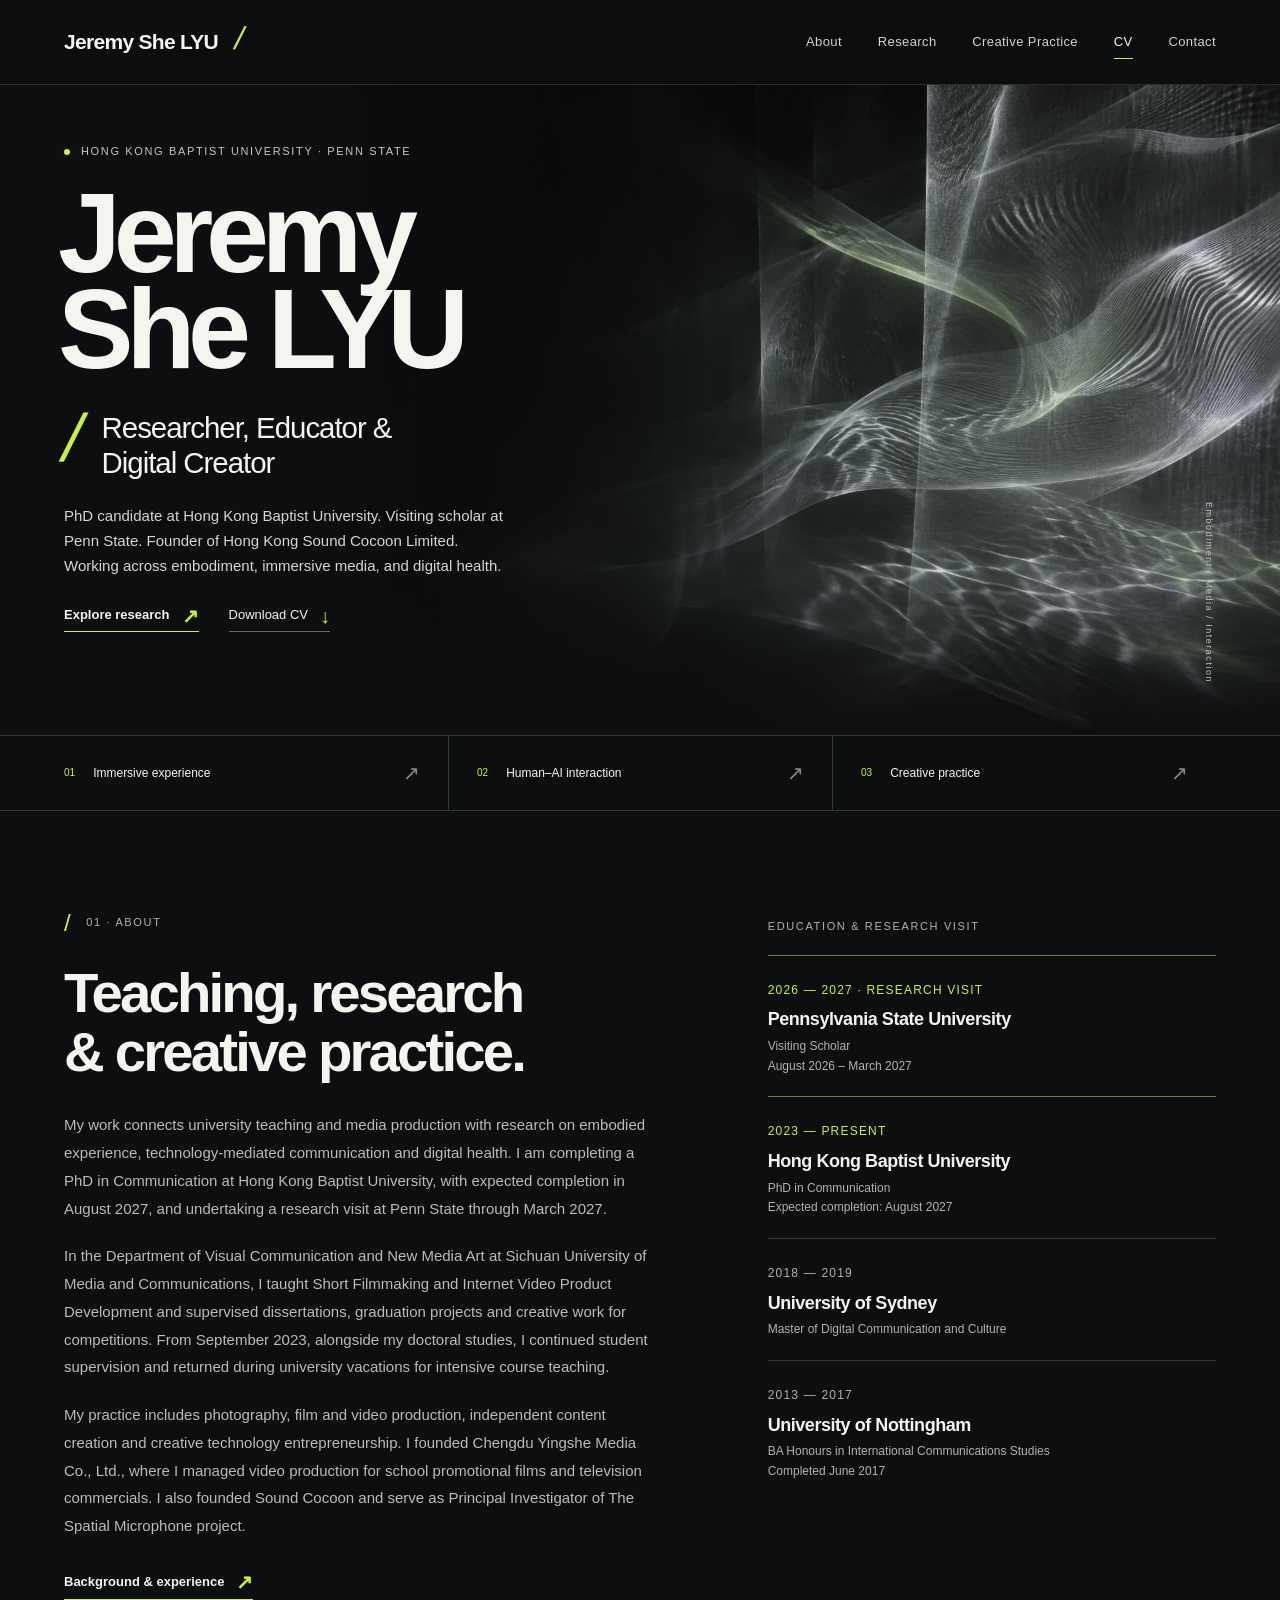
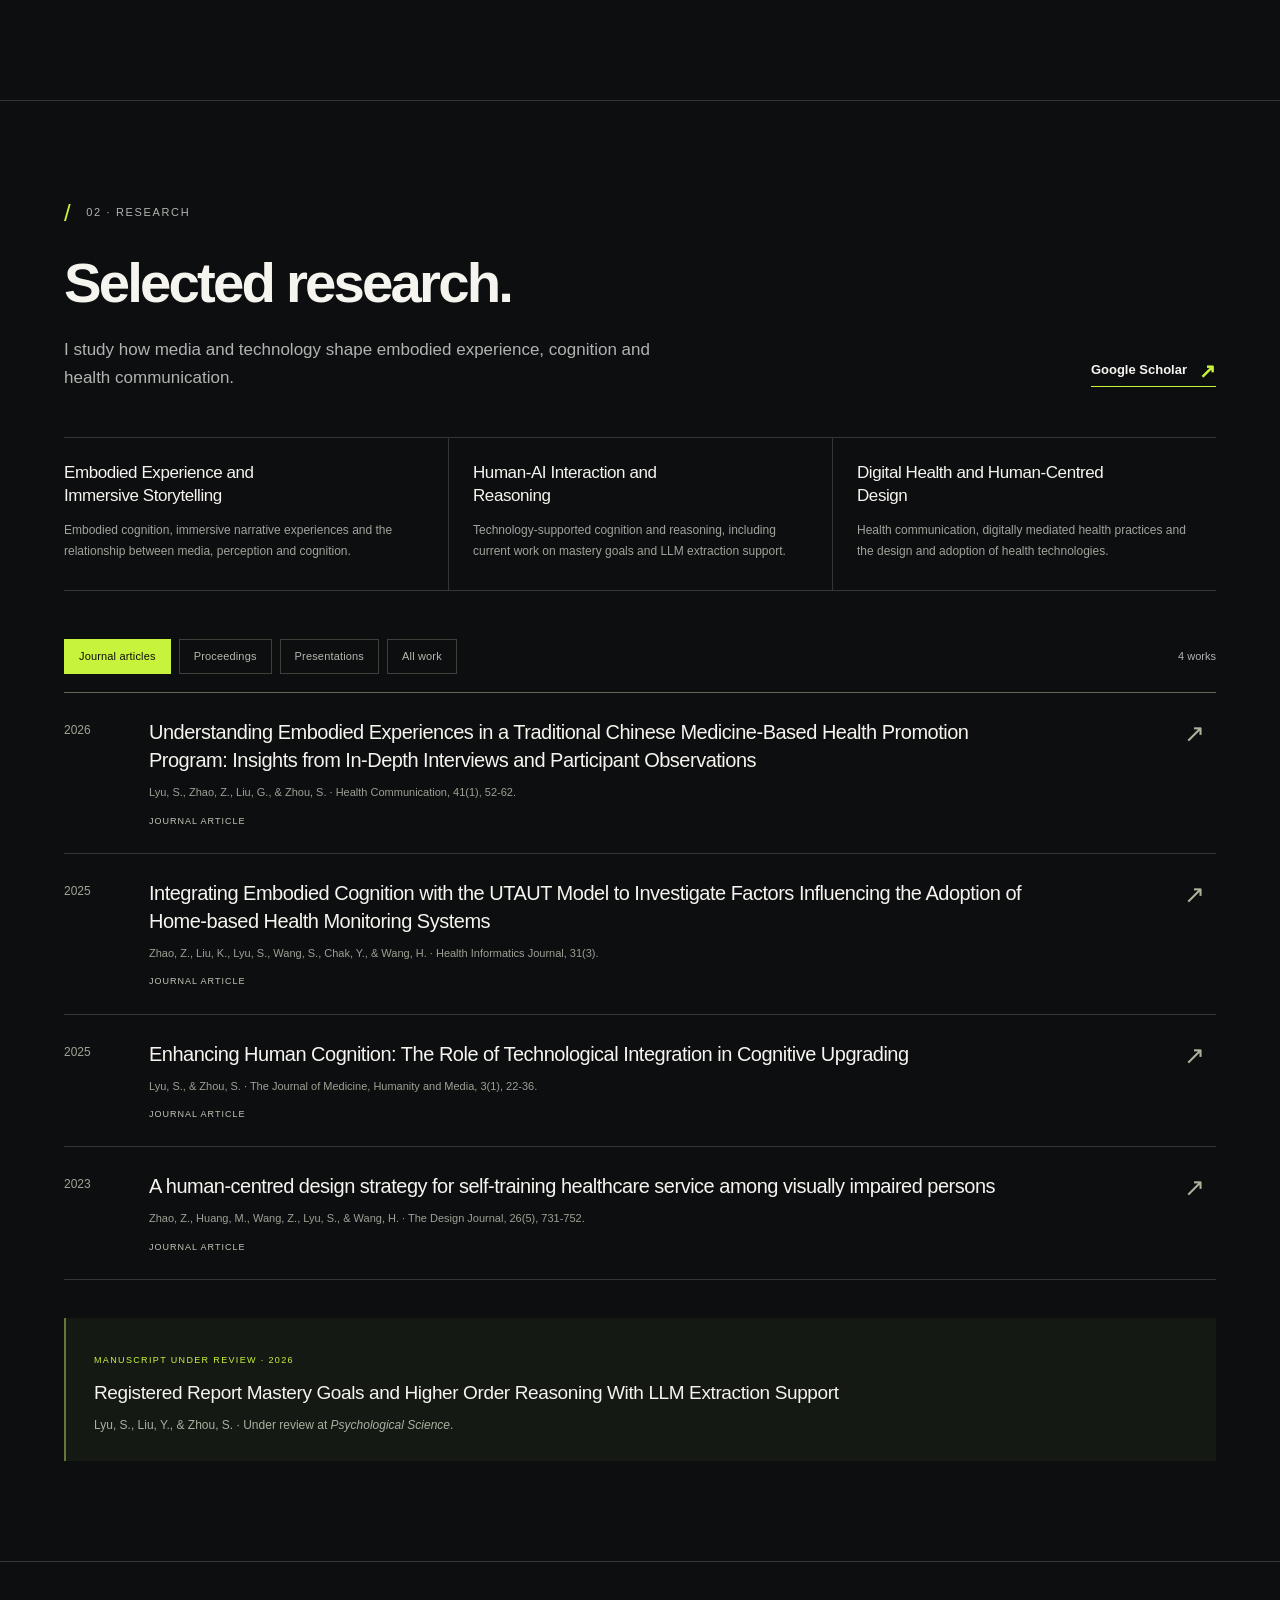
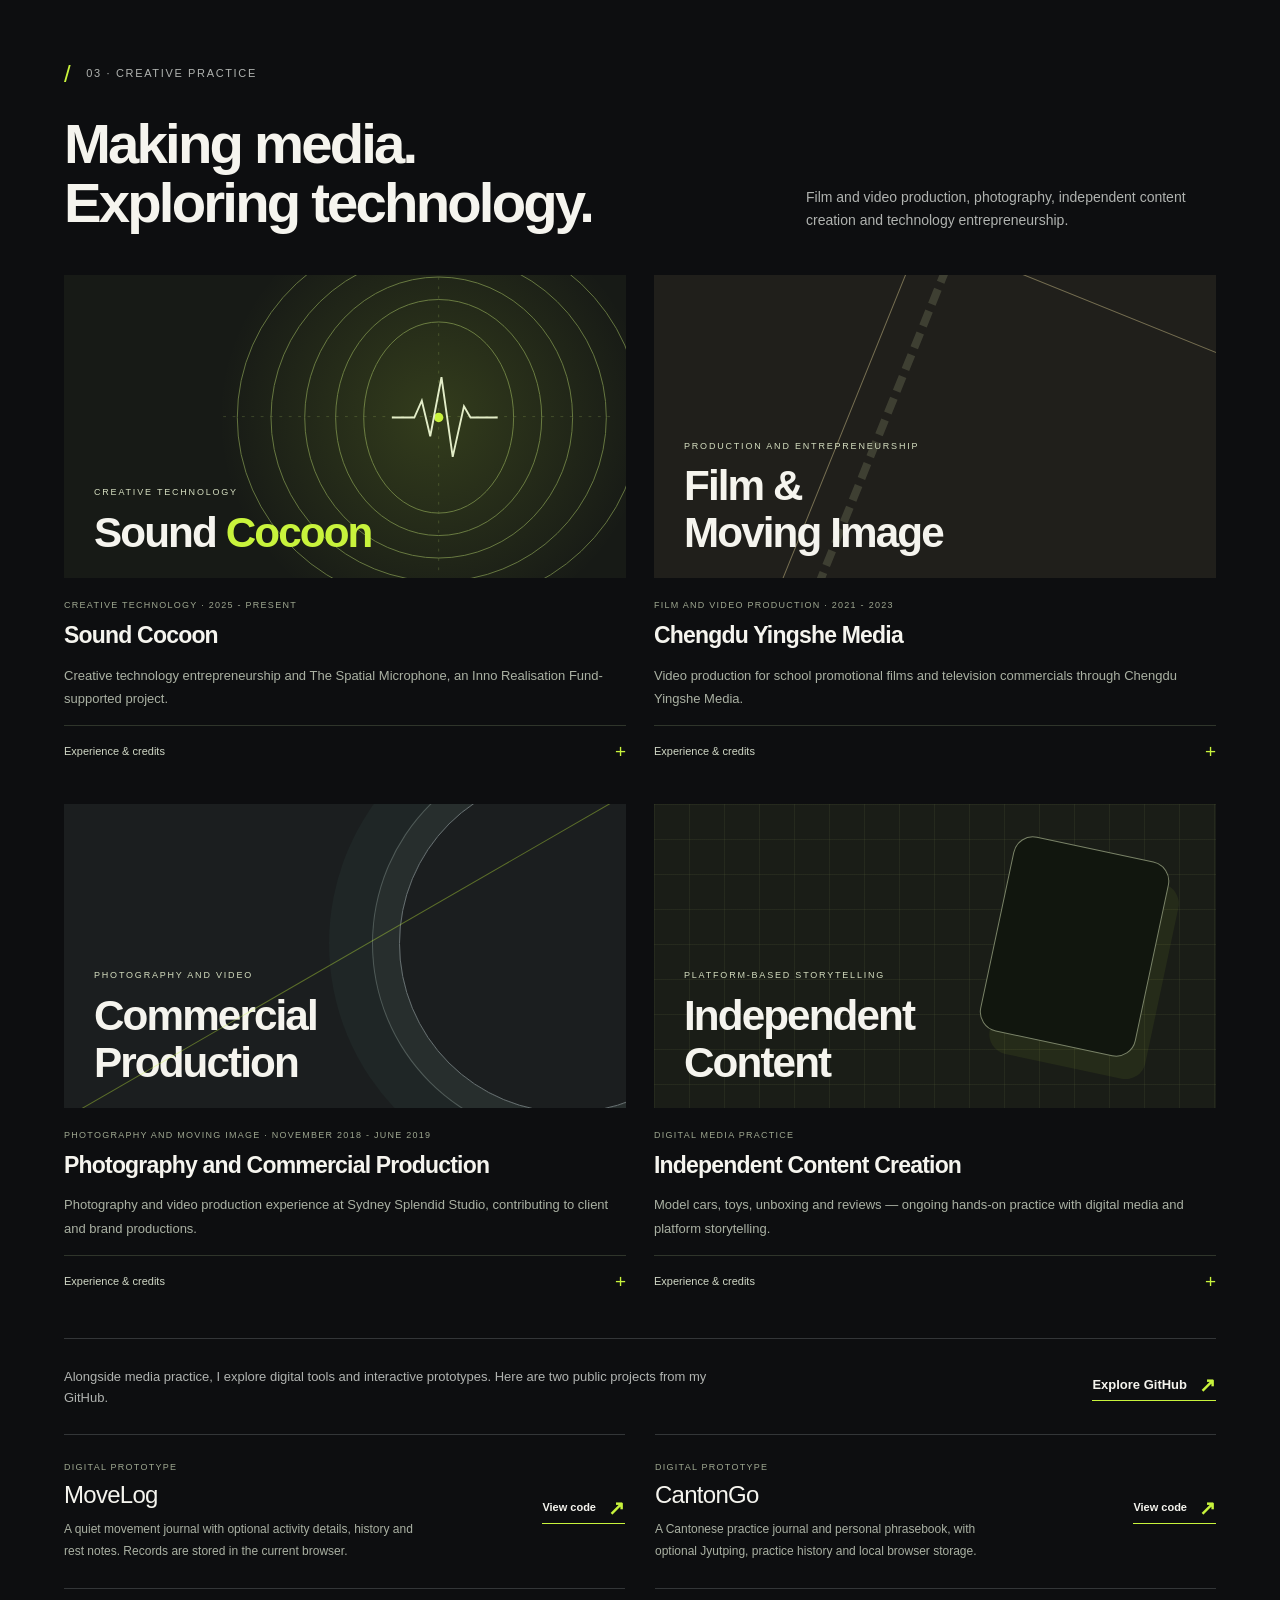
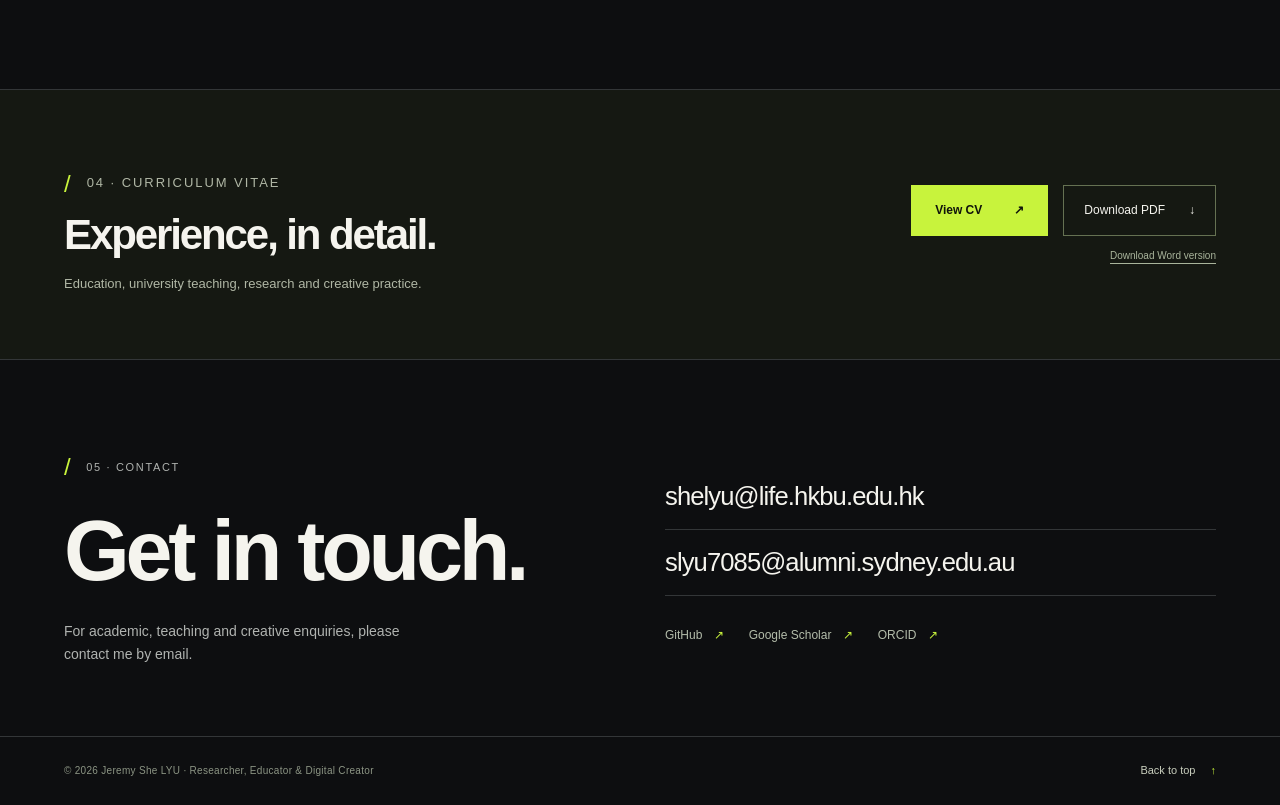
<file: index.html>
<!doctype html>
<html lang="en">
<head>
  <meta charset="utf-8"><meta name="viewport" content="width=device-width,initial-scale=1">
  <title>Jeremy She LYU — Researcher, Educator &amp; Digital Creator</title>
  <meta name="description" content="PhD candidate at Hong Kong Baptist University. Visiting scholar at Penn State. Founder of Hong Kong Sound Cocoon Limited. Working across embodiment, immersive media, and digital health.">
  <meta name="theme-color" content="#0d0e10"><meta name="color-scheme" content="dark">
  <link rel="canonical" href="https://jeremyshelyu.github.io/">
  <meta property="og:type" content="website"><meta property="og:title" content="Jeremy She LYU — Researcher, Educator &amp; Digital Creator">
  <meta property="og:description" content="PhD candidate at Hong Kong Baptist University. Visiting scholar at Penn State. Founder of Hong Kong Sound Cocoon Limited. Working across embodiment, immersive media, and digital health.">
  <meta property="og:url" content="https://jeremyshelyu.github.io/"><meta property="og:image" content="https://jeremyshelyu.github.io/assets/spatial-light.webp"><meta property="og:image:alt" content="Abstract spatial light composition in silver and charcoal">
  <meta name="twitter:card" content="summary_large_image">
  <link rel="icon" href="assets/favicon.svg" type="image/svg+xml">
  <link rel="preload" as="image" href="assets/spatial-light.webp">
  <link rel="stylesheet" href="styles.css"><script src="app.js" defer></script>
  <script type="application/ld+json">{"@context": "https://schema.org", "@type": "Person", "name": "Jeremy She LYU", "url": "https://jeremyshelyu.github.io/", "description": "PhD candidate at Hong Kong Baptist University. Visiting scholar at Penn State. Founder of Hong Kong Sound Cocoon Limited. Working across embodiment, immersive media, and digital health.", "sameAs": ["https://github.com/JeremySheLYU", "https://scholar.google.com/citations?user=m3MAbpMAAAAJ&hl=en", "https://orcid.org/0009-0009-0736-8194"], "email": ["shelyu@life.hkbu.edu.hk", "slyu7085@alumni.sydney.edu.au"], "alumniOf": [{"@type": "CollegeOrUniversity", "name": "University of Sydney"}, {"@type": "CollegeOrUniversity", "name": "University of Nottingham"}]}</script>
</head>
<body id="top">
  <a class="skip-link" href="#main">Skip to main content</a>
  <header class="site-header"><div class="wrap header-inner">
    <a class="brand" href="#top" aria-label="Jeremy She LYU home">Jeremy She LYU <span class="slash" aria-hidden="true">/</span></a>
    <button class="menu-toggle" type="button" aria-expanded="false" aria-controls="site-navigation">Menu +</button>
    <nav id="site-navigation" class="nav" aria-label="Main navigation"><a href="#about">About</a><a href="#research">Research</a><a href="#practice">Creative Practice</a><a href="#cv">CV</a><a href="#contact">Contact</a></nav>
  </div></header>
  <main id="main">
    <section class="hero" aria-labelledby="hero-title">
      <img class="hero-art" src="assets/spatial-light.webp" alt="" width="1536" height="1024" fetchpriority="high">
      <div class="wrap hero-inner">
        <p class="eyebrow"><span class="dot" aria-hidden="true"></span>Hong Kong Baptist University · Penn State</p>
        <h1 id="hero-title"><span>Jeremy</span><span>She LYU</span></h1>
        <p class="hero-role"><span class="role-mark" aria-hidden="true">/</span><span>Researcher, Educator &amp;<br>Digital Creator</span></p>
        <p class="hero-intro">PhD candidate at Hong Kong Baptist University. Visiting scholar at Penn State. Founder of Hong Kong Sound Cocoon Limited. Working across embodiment, immersive media, and digital health.</p>
        <div class="hero-actions"><a class="text-link" href="#research">Explore research <span aria-hidden="true">↗</span></a><a class="text-link secondary" href="assets/Jeremy-She-LYU-CV.pdf" download>Download CV <span aria-hidden="true">↓</span></a></div>
      </div><p class="visual-caption">Embodiment / Media / Interaction</p>
    </section>
    <div class="theme-strip"><div class="wrap theme-strip-inner"><a href="#research"><span class="number">01</span>Immersive experience<span class="arrow" aria-hidden="true">↗</span></a><a href="#research"><span class="number">02</span>Human–AI interaction<span class="arrow" aria-hidden="true">↗</span></a><a href="#practice"><span class="number">03</span>Creative practice<span class="arrow" aria-hidden="true">↗</span></a></div></div>
    <section id="about" class="section" aria-labelledby="about-title"><div class="wrap about-grid">
      <div class="about-copy"><p class="section-index">01 · About</p><h2 id="about-title" class="section-heading">Teaching, research<br>&amp; creative practice.</h2><div class="about-body"><p>My work connects university teaching and media production with research on embodied experience, technology-mediated communication and digital health. I am completing a PhD in Communication at Hong Kong Baptist University, with expected completion in August 2027, and undertaking a research visit at Penn State through March 2027.</p><p>In the Department of Visual Communication and New Media Art at Sichuan University of Media and Communications, I taught Short Filmmaking and Internet Video Product Development and supervised dissertations, graduation projects and creative work for competitions. From September 2023, alongside my doctoral studies, I continued student supervision and returned during university vacations for intensive course teaching.</p><p>My practice includes photography, film and video production, independent content creation and creative technology entrepreneurship. I founded Chengdu Yingshe Media Co., Ltd., where I managed video production for school promotional films and television commercials. I also founded Sound Cocoon and serve as Principal Investigator of The Spatial Microphone project.</p><a class="text-link" href="#cv">Background &amp; experience <span aria-hidden="true">↗</span></a></div></div>
      <div class="timeline"><h3 class="timeline-title">Education &amp; research visit</h3><article class="timeline-item current"><p class="timeline-date">2026 — 2027 · Research visit</p><h3>Pennsylvania State University</h3><p>Visiting Scholar<br>August 2026 – March 2027</p></article><article class="timeline-item current"><p class="timeline-date">2023 — Present</p><h3>Hong Kong Baptist University</h3><p>PhD in Communication<br>Expected completion: August 2027</p></article><article class="timeline-item"><p class="timeline-date">2018 — 2019</p><h3>University of Sydney</h3><p>Master of Digital Communication and Culture</p></article><article class="timeline-item"><p class="timeline-date">2013 — 2017</p><h3>University of Nottingham</h3><p>BA Honours in International Communications Studies<br>Completed June 2017</p></article></div>
    </div></section>
    <section id="research" class="section" aria-labelledby="research-title"><div class="wrap"><p class="section-index">02 · Research</p><div class="research-top"><div><h2 id="research-title" class="section-heading">Selected research.</h2><p class="section-lead">I study how media and technology shape embodied experience, cognition and health communication.</p></div><a href="https://scholar.google.com/citations?user=m3MAbpMAAAAJ&amp;hl=en" target="_blank" rel="noopener noreferrer" class="text-link">Google Scholar <span aria-hidden="true">↗</span></a></div>
      <div class="research-themes"><article><h3>Embodied Experience and Immersive Storytelling</h3><p>Embodied cognition, immersive narrative experiences and the relationship between media, perception and cognition.</p></article><article><h3>Human-AI Interaction and Reasoning</h3><p>Technology-supported cognition and reasoning, including current work on mastery goals and LLM extraction support.</p></article><article><h3>Digital Health and Human-Centred Design</h3><p>Health communication, digitally mediated health practices and the design and adoption of health technologies.</p></article></div>
      <div class="filter-bar"><div class="publication-filters" role="group" aria-label="Filter research outputs"><button type="button" class="filter-btn" data-filter="journal" aria-pressed="true">Journal articles</button><button type="button" class="filter-btn" data-filter="proceedings" aria-pressed="false">Proceedings</button><button type="button" class="filter-btn" data-filter="presentation" aria-pressed="false">Presentations</button><button type="button" class="filter-btn" data-filter="all" aria-pressed="false">All work</button></div><p id="result-count" class="result-count" role="status" aria-live="polite">12 works</p></div>
      <div id="publication-list"><article class="pub-item" data-category="journal">
      <span class="pub-year">2026</span>
      <div><h3 class="pub-title"><a href="https://doi.org/10.1080/10410236.2025.2490230" target="_blank" rel="noopener noreferrer" class="">Understanding Embodied Experiences in a Traditional Chinese Medicine-Based Health Promotion Program: Insights from In-Depth Interviews and Participant Observations</a></h3><p class="pub-meta">Lyu, S., Zhao, Z., Liu, G., &amp; Zhou, S. · Health Communication, 41(1), 52-62.</p><span class="pub-type">Journal article</span></div><a href="https://doi.org/10.1080/10410236.2025.2490230" target="_blank" rel="noopener noreferrer" class="pub-arrow" aria-label="Open publication: Understanding Embodied Experiences in a Traditional Chinese Medicine-Based Health Promotion Program: Insights from In-Depth Interviews and Participant Observations">↗</a>
    </article>
<article class="pub-item" data-category="journal">
      <span class="pub-year">2025</span>
      <div><h3 class="pub-title"><a href="https://doi.org/10.1177/14604582251363546" target="_blank" rel="noopener noreferrer" class="">Integrating Embodied Cognition with the UTAUT Model to Investigate Factors Influencing the Adoption of Home-based Health Monitoring Systems</a></h3><p class="pub-meta">Zhao, Z., Liu, K., Lyu, S., Wang, S., Chak, Y., &amp; Wang, H. · Health Informatics Journal, 31(3).</p><span class="pub-type">Journal article</span></div><a href="https://doi.org/10.1177/14604582251363546" target="_blank" rel="noopener noreferrer" class="pub-arrow" aria-label="Open publication: Integrating Embodied Cognition with the UTAUT Model to Investigate Factors Influencing the Adoption of Home-based Health Monitoring Systems">↗</a>
    </article>
<article class="pub-item" data-category="journal">
      <span class="pub-year">2025</span>
      <div><h3 class="pub-title"><a href="https://doi.org/10.62787/mhm.v3i1.135" target="_blank" rel="noopener noreferrer" class="">Enhancing Human Cognition: The Role of Technological Integration in Cognitive Upgrading</a></h3><p class="pub-meta">Lyu, S., &amp; Zhou, S. · The Journal of Medicine, Humanity and Media, 3(1), 22-36.</p><span class="pub-type">Journal article</span></div><a href="https://doi.org/10.62787/mhm.v3i1.135" target="_blank" rel="noopener noreferrer" class="pub-arrow" aria-label="Open publication: Enhancing Human Cognition: The Role of Technological Integration in Cognitive Upgrading">↗</a>
    </article>
<article class="pub-item" data-category="journal">
      <span class="pub-year">2023</span>
      <div><h3 class="pub-title"><a href="https://doi.org/10.1080/14606925.2023.2225718" target="_blank" rel="noopener noreferrer" class="">A human-centred design strategy for self-training healthcare service among visually impaired persons</a></h3><p class="pub-meta">Zhao, Z., Huang, M., Wang, Z., Lyu, S., &amp; Wang, H. · The Design Journal, 26(5), 731-752.</p><span class="pub-type">Journal article</span></div><a href="https://doi.org/10.1080/14606925.2023.2225718" target="_blank" rel="noopener noreferrer" class="pub-arrow" aria-label="Open publication: A human-centred design strategy for self-training healthcare service among visually impaired persons">↗</a>
    </article>
<article class="pub-item" data-category="proceedings">
      <span class="pub-year">2025</span>
      <div><h3 class="pub-title"><a href="https://doi.org/10.1145/3788731.3788737" target="_blank" rel="noopener noreferrer" class="">Embodied Experiences Reshape Tourist Perceptions: A Computational Analysis of VR, AR, and AI in Heritage Tourism</a></h3><p class="pub-meta">Huang, Y., &amp; Lyu, S. · Proceedings of the 2025 International Conference on Embodied Intelligence and Large Models (EILM &#x27;25), 39-43. ACM.</p><span class="pub-type">Conference proceedings</span></div><a href="https://doi.org/10.1145/3788731.3788737" target="_blank" rel="noopener noreferrer" class="pub-arrow" aria-label="Open publication: Embodied Experiences Reshape Tourist Perceptions: A Computational Analysis of VR, AR, and AI in Heritage Tourism">↗</a>
    </article>
<article class="pub-item" data-category="proceedings">
      <span class="pub-year">2023</span>
      <div><h3 class="pub-title"><a href="https://doi.org/10.1177/21695067231192582" target="_blank" rel="noopener noreferrer" class="">Improving Self-management for Long COVID: Using Double Diamond Model to Design A mHealth App</a></h3><p class="pub-meta">Zhao, Z., Yu, L., Lyu, S., &amp; Wang, H. · Proceedings of the Human Factors and Ergonomics Society Annual Meeting, 67(1), 2274-2280.</p><span class="pub-type">Conference proceedings</span></div><a href="https://doi.org/10.1177/21695067231192582" target="_blank" rel="noopener noreferrer" class="pub-arrow" aria-label="Open publication: Improving Self-management for Long COVID: Using Double Diamond Model to Design A mHealth App">↗</a>
    </article>
<article class="pub-item" data-category="proceedings">
      <span class="pub-year">2022</span>
      <div><h3 class="pub-title"><a href="https://doi.org/10.2991/978-94-6463-046-6_82" target="_blank" rel="noopener noreferrer" class="">Feasibility and Acceptability of Using Smartphone App Headspace to Study Meditation Through Digital Media</a></h3><p class="pub-meta">Lyu, S. · Proceedings of the 2nd International Conference on Computer Technology and Media Convergence Design, 715-723. Atlantis Press.</p><span class="pub-type">Conference proceedings</span></div><a href="https://doi.org/10.2991/978-94-6463-046-6_82" target="_blank" rel="noopener noreferrer" class="pub-arrow" aria-label="Open publication: Feasibility and Acceptability of Using Smartphone App Headspace to Study Meditation Through Digital Media">↗</a>
    </article>
<article class="pub-item" data-category="presentation">
      <span class="pub-year">2026</span>
      <div><h3 class="pub-title">Cognitive Embodiment in Immersive Narrative Storytelling: A Systematic Review of Embodied Experience Features and Effects</h3><p class="pub-meta">Lyu, S., Xu, J., Liu, X., &amp; Zhou, S. · 76th Annual ICA Conference, Cape Town, South Africa.</p><span class="pub-type">Conference presentation</span></div><span></span>
    </article>
<article class="pub-item" data-category="presentation">
      <span class="pub-year">2025</span>
      <div><h3 class="pub-title">Understanding Embodied Health Practices and Their Impacts in a Traditional Chinese Medicine Program: A Mixed Methods Study</h3><p class="pub-meta">Lyu, S., Zhao, Z., Liu, G., &amp; Zhou, S. · 75th Annual ICA Conference, Denver, Colorado, USA.</p><span class="pub-type">Conference presentation</span></div><span></span>
    </article>
<article class="pub-item" data-category="presentation">
      <span class="pub-year">2025</span>
      <div><h3 class="pub-title">Examine the Effect of Multidimensional Distances on Antibiotic Risk Awareness and Preventive Behaviors</h3><p class="pub-meta">Zhou, Y., Chen, J., Guo, Z., Xia, C., &amp; Lyu, S. · 75th Annual ICA Conference, Denver, Colorado, USA.</p><span class="pub-type">Conference presentation</span></div><span></span>
    </article>
<article class="pub-item" data-category="presentation">
      <span class="pub-year">2024</span>
      <div><h3 class="pub-title">Examining the Effectiveness of Digital Storytelling on Improving Mental Health during the Covid-19 Pandemic: A Narrative Communication Perspective</h3><p class="pub-meta">Lyu, S., Zhao, Z., &amp; Zhou, S. · 74th Annual ICA Preconference, Sydney, Australia.</p><span class="pub-type">Conference presentation</span></div><span></span>
    </article>
<article class="pub-item" data-category="presentation">
      <span class="pub-year">2024</span>
      <div><h3 class="pub-title">Exploring the Intersection of Strategic Communication, User Acceptance, and Social Impact Insights from Hong Kong College Students&#x27; Attitudes and Behaviours towards AI Technology</h3><p class="pub-meta">Lyu, S., &amp; Zhou, W. · 74th Annual ICA Preconference, Sydney, Australia.</p><span class="pub-type">Conference presentation</span></div><span></span>
    </article></div>
      <aside class="under-review" aria-labelledby="review-title"><p class="kicker">Manuscript under review · 2026</p><h3 id="review-title">Registered Report Mastery Goals and Higher Order Reasoning With LLM Extraction Support</h3><p>Lyu, S., Liu, Y., &amp; Zhou, S. · Under review at <em>Psychological Science</em>.</p></aside>
    </div></section>
    <section id="practice" class="section" aria-labelledby="practice-title"><div class="wrap"><p class="section-index">03 · Creative Practice</p><div class="practice-heading"><h2 id="practice-title" class="section-heading">Making media.<br>Exploring technology.</h2><p class="section-lead">Film and video production, photography, independent content creation and technology entrepreneurship.</p></div><div class="practice-grid"><article class="project"><div class="project-visual"><svg viewBox="0 0 600 320" fill="none" aria-hidden="true"><defs><radialGradient id="audio-glow"><stop stop-color="#c8f33c" stop-opacity=".16"/><stop offset="1" stop-color="#c8f33c" stop-opacity="0"/></radialGradient></defs><circle cx="395" cy="150" r="230" fill="url(#audio-glow)"/><g stroke="#b2d06c" opacity=".52"><ellipse cx="400" cy="150" rx="80" ry="102"/><ellipse cx="400" cy="150" rx="110" ry="126"/><ellipse cx="400" cy="150" rx="143" ry="150"/><ellipse cx="400" cy="150" rx="179" ry="175"/><ellipse cx="400" cy="150" rx="215" ry="202"/><path d="M170 149h420M400 0v320" stroke-dasharray="3 7" opacity=".45"/></g><circle cx="400" cy="150" r="5" fill="#c8f33c"/><path d="M350 150h24l8-18 9 38 12-63 12 85 12-54 7 12h29" stroke="#e3edc8" stroke-width="2"/></svg><div class="visual-label"><small>Creative technology</small>Sound <span class="green">Cocoon</span></div></div><div class="project-text"><p class="project-category">Creative Technology · 2025 - present</p><h3 class="project-title">Sound Cocoon</h3><p class="project-summary">Creative technology entrepreneurship and The Spatial Microphone, an Inno Realisation Fund-supported project.</p><details class="project-details"><summary>Experience &amp; credits</summary><p class="project-role">Founder and Principal Investigator of The Spatial Microphone</p><p>I founded Sound Cocoon and lead The Spatial Microphone as Principal Investigator. The project received HK$300,000 from the Inno Realisation Fund, supported by Hong Kong Baptist University and Hong Kong Science and Technology Parks Corporation.</p></details></div></article>
<article class="project"><div class="project-visual film-visual"><div class="visual-label"><small>Production and entrepreneurship</small>Film &amp;<br>Moving Image</div></div><div class="project-text"><p class="project-category">Film and Video Production · 2021 - 2023</p><h3 class="project-title">Chengdu Yingshe Media</h3><p class="project-summary">Video production for school promotional films and television commercials through Chengdu Yingshe Media.</p><details class="project-details"><summary>Experience &amp; credits</summary><p class="project-role">Founder</p><p>I founded and managed Chengdu Yingshe Media Co., Ltd., delivering video production for school promotional films and television commercials. Selected work included a Universiade-related promotional film.</p></details></div></article>
<article class="project"><div class="project-visual photography-visual"><div class="visual-label"><small>Photography and video</small>Commercial<br>Production</div></div><div class="project-text"><p class="project-category">Photography and Moving Image · November 2018 - June 2019</p><h3 class="project-title">Photography and Commercial Production</h3><p class="project-summary">Photography and video production experience at Sydney Splendid Studio, contributing to client and brand productions.</p><details class="project-details"><summary>Experience &amp; credits</summary><p class="project-role">Photo and Video Department, Sydney Splendid Studio</p><p>At Sydney Splendid Studio, I produced photography and video content for client projects. My contributions included productions for Australia Bridal Guide, Jimmy Choo Spring/Summer 2019, Superdry Swim and Sydney World Square Cherry Blossom Festival.</p></details></div></article>
<article class="project"><div class="project-visual content-visual"><div class="visual-label"><small>Platform-based storytelling</small>Independent<br>Content</div></div><div class="project-text"><p class="project-category">Digital Media Practice</p><h3 class="project-title">Independent Content Creation</h3><p class="project-summary">Model cars, toys, unboxing and reviews — ongoing hands-on practice with digital media and platform storytelling.</p><details class="project-details"><summary>Experience &amp; credits</summary><p class="project-role">Xiao She on Xiaohongshu</p><p>I create content featuring model cars, toys, unboxing and reviews on Xiaohongshu, combining hands-on media production with ongoing experience of platform-based storytelling.</p></details></div></article></div><div class="code-note"><p>Alongside media practice, I explore digital tools and interactive prototypes. Here are two public projects from my GitHub.</p><a href="https://github.com/JeremySheLYU" target="_blank" rel="noopener noreferrer" class="text-link">Explore GitHub <span aria-hidden="true">↗</span></a></div><div class="digital-tools"><article class="digital-tool"><div><p class="project-category">Digital prototype</p><h3>MoveLog</h3><p>A quiet movement journal with optional activity details, history and rest notes. Records are stored in the current browser.</p></div><a href="https://github.com/JeremySheLYU/movelog" target="_blank" rel="noopener noreferrer" class="text-link">View code <span aria-hidden="true">↗</span></a></article><article class="digital-tool"><div><p class="project-category">Digital prototype</p><h3>CantonGo</h3><p>A Cantonese practice journal and personal phrasebook, with optional Jyutping, practice history and local browser storage.</p></div><a href="https://github.com/JeremySheLYU/cantongo" target="_blank" rel="noopener noreferrer" class="text-link">View code <span aria-hidden="true">↗</span></a></article></div></div></section>
    <section id="cv" class="section cv-section" aria-labelledby="cv-title"><div class="wrap cv-grid"><div><p class="section-index">04 · Curriculum Vitae</p><h2 id="cv-title" class="section-heading">Experience, in detail.</h2><p>Education, university teaching, research and creative practice.</p></div><div><div class="cv-actions"><a class="button-primary" href="assets/Jeremy-She-LYU-CV.pdf" target="_blank" rel="noopener">View CV <span aria-hidden="true">↗</span><span class="sr-only"> (PDF, opens in a new tab)</span></a><a class="button-outline" href="assets/Jeremy-She-LYU-CV.pdf" download>Download PDF <span aria-hidden="true">↓</span></a></div><a class="word-link" href="assets/Jeremy-She-LYU-CV.docx" download>Download Word version</a></div></div></section>
    <section id="contact" class="contact-section" aria-labelledby="contact-title"><div class="wrap contact-grid"><div><p class="section-index">05 · Contact</p><h2 id="contact-title" class="section-heading">Get in touch.</h2><p class="section-lead">For academic, teaching and creative enquiries, please contact me by email.</p></div><div class="contact-links"><a class="email-link" href="mailto:shelyu@life.hkbu.edu.hk">shelyu@life.hkbu.edu.hk</a><a class="email-link" href="mailto:slyu7085@alumni.sydney.edu.au">slyu7085@alumni.sydney.edu.au</a><div class="social-links"><a href="https://github.com/JeremySheLYU" target="_blank" rel="noopener noreferrer" class="">GitHub <span aria-hidden="true">↗</span></a><a href="https://scholar.google.com/citations?user=m3MAbpMAAAAJ&amp;hl=en" target="_blank" rel="noopener noreferrer" class="">Google Scholar <span aria-hidden="true">↗</span></a><a href="https://orcid.org/0009-0009-0736-8194" target="_blank" rel="noopener noreferrer" class="">ORCID <span aria-hidden="true">↗</span></a></div></div></div></section>
  </main>
  <footer><div class="wrap footer-inner"><p class="footer-brand">© 2026 Jeremy She LYU · Researcher, Educator &amp; Digital Creator</p><a class="back-top" href="#top">Back to top <span aria-hidden="true">↑</span></a></div></footer>
</body></html>
</file>
<file: styles.css>
@charset "UTF-8";
.sr-only{position:absolute;width:1px;height:1px;padding:0;margin:-1px;overflow:hidden;clip:rect(0,0,0,0);white-space:nowrap;border:0}
.digital-tools{display:grid;grid-template-columns:1fr 1fr;gap:30px;margin-top:25px}.digital-tool{display:flex;gap:24px;justify-content:space-between;align-items:center;border-top:1px solid #333638;border-bottom:1px solid #333638;padding:25px 0}.digital-tool h3{font-size:24px;margin-top:8px;letter-spacing:-.03em;font-weight:500}.digital-tool p:not(.project-category){color:#aab1a3;font-size:12px;line-height:1.8;margin-top:12px;max-width:360px}.digital-tool .text-link{flex:none;font-size:11px}@media(max-width:760px){.digital-tools{grid-template-columns:1fr;gap:0}.digital-tool{border-top:0;gap:20px}.digital-tool p:not(.project-category){font-size:12px}.digital-tool h3{font-size:23px}html:not(.js) .nav{display:flex;position:static;font-size:12px}html:not(.js) .header-inner{height:auto;display:block;padding-top:15px}html:not(.js) .menu-toggle{display:none}}
:root{color-scheme:dark;--bg:#0d0e10;--panel:#151719;--ink:#f5f4ee;--muted:#b0b3b0;--line:#333638;--lime:#c8f33c;--max:1360px;--gutter:clamp(22px,5vw,80px)}
*{box-sizing:border-box}html{scroll-behavior:auto;scroll-padding-top:105px}body{margin:0;background:var(--bg);color:var(--ink);font-family:Arial,"Helvetica Neue",sans-serif;-webkit-font-smoothing:antialiased;font-size:16px;line-height:1.6}a{color:inherit;text-decoration:none}button{font:inherit;color:inherit}button,a{-webkit-tap-highlight-color:transparent}button{cursor:pointer}img,svg{display:block;max-width:100%}::selection{background:var(--lime);color:var(--bg)}:focus-visible{outline:2px solid var(--lime);outline-offset:6px}h1,h2,h3,p{margin:0}h1,h2,h3{line-height:1.05}p+p{margin-top:20px}button[hidden],[hidden]{display:none!important}.wrap{max-width:var(--max);margin:0 auto;padding-left:var(--gutter);padding-right:var(--gutter)}.skip-link{position:fixed;top:10px;left:15px;z-index:50;transform:translateY(-160%);padding:10px 18px;background:var(--lime);color:var(--bg)}.skip-link:focus{transform:translateY(0)}.site-header{position:sticky;top:0;z-index:20;background:rgba(13,14,16,.95);border-bottom:1px solid rgba(255,255,255,.13);backdrop-filter:blur(16px)}.header-inner{height:84px;display:flex;align-items:center;justify-content:space-between;gap:30px}.brand{font-size:21px;font-weight:750;letter-spacing:-.7px;white-space:nowrap}.slash{display:inline-block;color:var(--lime);font-weight:500;transform:skew(-13deg);margin-left:12px;font-size:1.5em;line-height:.5}.nav{display:flex;align-items:center;gap:clamp(20px,2.8vw,42px);font-size:13px;letter-spacing:.03em}.nav a{position:relative;padding:12px 0;color:#d1d3cd}.nav a:after{content:"";height:1px;position:absolute;left:0;bottom:5px;width:0;background:var(--lime);transition:width .2s}.nav a:hover,.nav a[aria-current="location"]{color:var(--ink)}.nav a:hover:after,.nav a[aria-current="location"]:after{width:100%}.menu-toggle{display:none;background:none;border:1px solid var(--line);padding:8px 14px;font-size:13px}
.hero{position:relative;isolation:isolate;min-height:650px;overflow:hidden}.hero-art{position:absolute;z-index:-2;top:0;right:0;width:73%;height:100%;object-fit:cover;object-position:75% center;opacity:.9}.hero:after{content:"";position:absolute;z-index:-1;inset:0;background:linear-gradient(90deg,#0d0e10 4%,rgba(13,14,16,.93) 24%,rgba(13,14,16,.45) 50%,rgba(13,14,16,0) 76%),linear-gradient(0deg,#0d0e10 0%,transparent 25%)}.hero-inner{padding-top:58px;padding-bottom:66px;position:relative}.eyebrow,.section-index,.kicker,.project-category,.timeline-date,.pub-type{font-family:Arial,sans-serif;font-size:11px;font-weight:500;letter-spacing:.15em;text-transform:uppercase}.eyebrow{display:flex;align-items:center;gap:11px;color:#c4c7c0;margin-bottom:24px}.dot{width:6px;height:6px;background:var(--lime);border-radius:50%;flex:none;box-shadow:0 0 14px #c8f33340}.hero h1{font-size:clamp(84px,8.85vw,136px);font-weight:800;letter-spacing:-.065em;line-height:.85;max-width:700px;margin-left:-6px}.hero h1 span{display:block}.hero-role{display:flex;gap:20px;align-items:flex-start;margin-top:34px;max-width:620px;font-size:clamp(22px,2.3vw,33px);line-height:1.17;letter-spacing:-.035em}.role-mark{color:var(--lime);font-size:67px;line-height:.8;transform:skew(-13deg);flex:none}.hero-intro{color:#d5d7d0;max-width:440px;font-size:15px;line-height:1.65;margin-top:24px}.hero-actions{display:flex;gap:30px;align-items:center;margin-top:27px}.text-link{display:inline-flex;align-items:center;gap:12px;font-size:13px;font-weight:600;border-bottom:1px solid var(--lime);padding-bottom:5px}.text-link span{color:var(--lime);font-size:20px;line-height:1}.text-link:hover{color:var(--lime)}.text-link.secondary{border-color:#646863;font-weight:400}.visual-caption{position:absolute;right:var(--gutter);bottom:52px;color:#bfc2b7;font-size:9px;letter-spacing:.17em;writing-mode:vertical-rl}.theme-strip{border-bottom:1px solid var(--line);border-top:1px solid var(--line)}.theme-strip-inner{display:grid;grid-template-columns:repeat(3,1fr)}.theme-strip a{padding:23px 28px 23px 0;display:flex;gap:18px;align-items:center;font-size:12px;line-height:1.4}.theme-strip a:not(:first-child){padding-left:28px;border-left:1px solid var(--line)}.theme-strip .number{color:var(--lime);font-size:10px}.theme-strip .arrow{margin-left:auto;font-size:20px;color:#888c83}.theme-strip a:hover .arrow{color:var(--lime)}
.section{padding-top:100px;padding-bottom:100px;border-bottom:1px solid var(--line)}.section-index{display:flex;gap:14px;align-items:center;color:var(--muted);margin-bottom:28px}.section-index:before{content:"/";color:var(--lime);font-size:24px;line-height:1}.section-heading{font-size:clamp(38px,4.4vw,62px);font-weight:750;letter-spacing:-.05em}.section-lead{font-size:17px;line-height:1.65;color:var(--muted);max-width:620px;margin-top:24px}.about-grid{display:grid;grid-template-columns:1.05fr .8fr;gap:clamp(50px,9vw,140px)}.about-copy .section-heading{max-width:600px}.about-body{margin-top:30px;color:#b9bcb7;font-size:15px;line-height:1.85}.about-body strong{color:var(--ink);font-weight:500}.about-body .text-link{margin-top:30px;color:var(--ink)}.timeline{padding-top:10px}.timeline-title{font-size:11px;letter-spacing:.15em;text-transform:uppercase;font-weight:400;margin-bottom:22px;color:var(--muted)}.timeline-item{border-top:1px solid var(--line);padding:20px 0}.timeline-date{color:#969e8c;font-size:9px;letter-spacing:.1em}.timeline-item h3{font-size:18px;letter-spacing:-.025em;line-height:1.3;font-weight:600;margin-top:8px}.timeline-item p{color:var(--muted);font-size:12px;line-height:1.65;margin-top:5px}.timeline-item.current .timeline-date{color:var(--lime)}.timeline-item.current{border-top-color:#6e813d}
.research-top{display:flex;align-items:flex-end;justify-content:space-between;gap:35px}.research-top .text-link{flex:none;margin-bottom:5px}.research-themes{display:grid;grid-template-columns:repeat(3,1fr);margin-top:45px;margin-bottom:48px;border-top:1px solid var(--line);border-bottom:1px solid var(--line)}.research-themes article{padding:24px 24px 28px 0}.research-themes article+article{border-left:1px solid var(--line);padding-left:24px}.research-themes h3{font-size:17px;font-weight:500;line-height:1.35;letter-spacing:-.025em;max-width:260px}.research-themes p{margin-top:12px;color:#9ea49b;font-size:12px;line-height:1.75}.filter-bar{display:flex;align-items:center;justify-content:space-between;gap:20px;padding-bottom:18px;border-bottom:1px solid #62675c}.publication-filters{display:none;flex-wrap:wrap;gap:8px}.js .publication-filters{display:flex}.filter-btn{background:none;border:1px solid #3c4139;border-radius:0;padding:8px 14px;font-size:11px;letter-spacing:.015em;color:#b3b8ad;transition:background .2s,color .2s}.filter-btn:hover{border-color:var(--lime);color:var(--ink)}.filter-btn[aria-pressed="true"]{background:var(--lime);color:#10120b;border-color:var(--lime)}.result-count{font-size:11px;color:var(--muted);white-space:nowrap}.pub-item{display:grid;grid-template-columns:63px 1fr 32px;gap:22px;align-items:start;border-bottom:1px solid var(--line);padding:25px 0}.pub-year{color:#9ea594;font-size:12px;padding-top:3px}.pub-title{font-size:20px;font-weight:500;letter-spacing:-.025em;line-height:1.4;max-width:900px}.pub-title a:hover{color:var(--lime)}.pub-meta{font-size:11px;color:#9ba194;line-height:1.75;margin-top:9px;max-width:890px}.pub-type{display:block;font-size:9px;color:#c0c5b6;letter-spacing:.11em;margin-top:11px}.pub-arrow{font-size:25px;color:#aab49a;line-height:1.2}.pub-arrow:hover{color:var(--lime)}.under-review{margin-top:38px;padding:25px 28px;background:#151914;border-left:2px solid #647738}.under-review .kicker{color:var(--lime);font-size:9px;margin-bottom:12px}.under-review h3{font-size:19px;font-weight:500;line-height:1.4;letter-spacing:-.02em}.under-review p{color:#a8b09f;font-size:12px;line-height:1.65;margin-top:10px}
.practice-heading{display:flex;gap:30px;align-items:flex-end;justify-content:space-between;margin-bottom:42px}.practice-heading .section-lead{max-width:410px;margin:0;font-size:14px}.practice-grid{display:grid;grid-template-columns:repeat(2,1fr);gap:38px 28px}.project-visual{aspect-ratio:1.85;overflow:hidden;position:relative;background:#171a16}.project-visual svg{height:100%;width:100%}.project-visual .visual-label{position:absolute;left:30px;bottom:22px;right:26px;font-size:clamp(25px,3.3vw,44px);font-weight:750;letter-spacing:-.045em;line-height:1.1}.project-visual .visual-label small{display:block;margin-bottom:12px;font-size:9px;text-transform:uppercase;letter-spacing:.2em;font-weight:400;color:#d4ddbf}.project-visual .visual-label .green{color:var(--lime)}.film-visual{background:#201f1b}.film-visual:before{content:"";position:absolute;top:25px;right:-50px;width:80%;height:160%;border:1px solid #756e51;transform:rotate(22deg)}.film-visual:after{content:"";position:absolute;top:50px;right:-30px;width:70%;height:160%;border-left:8px dashed #585a46;border-right:8px dashed #585a46;transform:rotate(22deg);opacity:.55}.film-visual .visual-label{z-index:1}.photography-visual{background:#1b1e1f;display:flex;align-items:center;justify-content:center}.photography-visual:before{content:"";position:absolute;width:60%;aspect-ratio:1;border:1px solid #666f70;border-radius:50%;box-shadow:0 0 0 26px #272e2d,0 0 0 27px #505b58,0 0 0 70px #1f2626;right:-20%;top:-10%}.photography-visual:after{content:"";width:120%;height:1px;position:absolute;background:#c8f33c60;transform:rotate(-30deg);top:50%}.content-visual{background:#1a1d17;background-image:linear-gradient(#72834e20 1px,transparent 1px),linear-gradient(90deg,#72834e20 1px,transparent 1px);background-size:35px 35px}.content-visual:before{content:"";position:absolute;right:11%;top:14%;height:65%;width:28%;border:1px solid #798267;border-radius:20px;transform:rotate(12deg);background:#11160e;box-shadow:14px 20px 0 #c8f33c10}.project-text{padding-top:20px}.project-category{color:#9ea790;font-size:9px;letter-spacing:.14em}.project-title{font-size:23px;letter-spacing:-.035em;font-weight:600;line-height:1.3;margin-top:8px}.project-summary{font-size:13px;line-height:1.8;color:#aab1a3;margin-top:13px;max-width:550px}.project-details{margin-top:15px;border-top:1px solid #2f352b;padding-top:11px}.project-details summary{cursor:pointer;font-size:11px;list-style:none;color:#d0d7c5;display:flex;align-items:center;justify-content:space-between;padding:5px 0}.project-details summary::-webkit-details-marker{display:none}.project-details summary:after{content:"+";color:var(--lime);font-size:19px;line-height:1}.project-details[open] summary:after{content:"−"}.project-details p{font-size:12px;color:#b0b7a8;line-height:1.8;margin-top:12px;padding-bottom:8px}.project-role{color:#d3d9cb;font-size:11px;margin-top:10px}.code-note{display:flex;align-items:center;justify-content:space-between;gap:30px;border-top:1px solid var(--line);padding-top:28px;margin-top:42px}.code-note p{font-size:13px;color:var(--muted);max-width:670px}.code-note .text-link{flex:none}
.cv-section{padding-top:65px;padding-bottom:65px;background:#151812}.cv-grid{display:flex;align-items:center;justify-content:space-between;gap:40px}.cv-section .section-index{margin-bottom:17px}.cv-section .section-heading{font-size:42px}.cv-section p{font-size:13px;color:#b0b7a5;margin-top:17px}.cv-actions{display:flex;flex-wrap:wrap;gap:15px;align-items:center}.button-primary{padding:15px 23px;background:var(--lime);color:#10140b;font-size:12px;font-weight:600;display:inline-flex;align-items:center;gap:32px;border:1px solid var(--lime)}.button-primary:hover{background:#ddff74;border-color:#ddff74}.button-outline{padding:15px 20px;border:1px solid #657152;display:inline-flex;gap:24px;align-items:center;font-size:12px}.button-outline:hover{border-color:var(--lime)}.word-link{display:block;margin-top:12px;text-align:right;color:#a9b49b;font-size:10px;text-decoration:underline;text-underline-offset:4px}
.contact-section{padding-top:95px;padding-bottom:70px}.contact-grid{display:grid;grid-template-columns:1fr 1fr;gap:50px}.contact-section .section-heading{font-size:clamp(52px,6.6vw,90px)}.contact-section .section-lead{font-size:14px;max-width:370px}.contact-links{padding-top:9px}.email-link{display:block;font-size:clamp(16px,2vw,26px);letter-spacing:-.035em;padding:12px 0;border-bottom:1px solid var(--line);overflow-wrap:anywhere}.email-link:hover{color:var(--lime)}.social-links{display:flex;gap:25px;flex-wrap:wrap;margin-top:30px}.social-links a{font-size:12px;color:#b4bdab}.social-links span{color:var(--lime);margin-left:8px}.social-links a:hover{color:var(--ink)}.footer-inner{display:flex;align-items:center;justify-content:space-between;gap:25px;border-top:1px solid var(--line);padding-top:25px;padding-bottom:25px;font-size:10px;color:#8c9584}.back-top{font-size:11px;color:#c8cebd}.back-top span{color:var(--lime);margin-left:12px}.footer-brand{letter-spacing:.03em}
@media(min-width:1600px){.hero-art{right:max(0px,calc((100vw - 1600px)/2));max-width:1150px}.hero-inner{padding-top:70px;padding-bottom:70px}.hero{min-height:710px}}
@media(max-width:1000px){.nav{gap:20px;font-size:12px}.hero{min-height:620px}.hero h1{font-size:110px}.hero-art{width:82%;object-position:70% center}.hero-role{max-width:500px;font-size:28px}.hero-intro{max-width:390px;font-size:14px}.about-grid{gap:50px;grid-template-columns:1fr .8fr}.section{padding-top:75px;padding-bottom:75px}.section-heading{font-size:46px}.research-themes h3{font-size:15px}.project-title{font-size:21px}.cv-grid{align-items:flex-start}.cv-actions{gap:10px}.button-primary,.button-outline{gap:18px;padding:13px 17px}}
@media(max-width:760px){html{scroll-padding-top:88px}.header-inner{height:70px}.brand{font-size:18px}.menu-toggle{display:block}.nav{display:none;position:absolute;top:69px;left:0;right:0;background:#111410;border-bottom:1px solid #465137;padding:15px var(--gutter) 22px;flex-direction:column;align-items:stretch;gap:0;font-size:16px}.nav.is-open{display:flex}.nav a{padding:14px 0;border-bottom:1px solid #292f24}.nav a:after{display:none}.hero{min-height:650px}.hero-inner{padding-top:48px;padding-bottom:57px}.hero h1{font-size:clamp(78px,14vw,112px);max-width:100%;margin-left:-3px}.eyebrow{font-size:9px;letter-spacing:.1em;max-width:310px;line-height:1.7;gap:9px;margin-bottom:25px}.hero-role{font-size:24px;max-width:420px;gap:15px;margin-top:30px}.role-mark{font-size:52px}.hero-intro{max-width:350px;font-size:13px;margin-top:24px}.hero-art{width:100%;opacity:.54;object-position:65% center}.hero:after{background:linear-gradient(90deg,rgba(13,14,16,.85),rgba(13,14,16,.4)),linear-gradient(0deg,#0d0e10,transparent 30%)}.hero-actions{gap:24px}.visual-caption{display:none}.theme-strip a{padding:18px 12px 18px 0;font-size:10px;gap:8px}.theme-strip a:not(:first-child){padding-left:12px}.theme-strip .arrow{display:none}.theme-strip .number{font-size:8px}.about-grid{grid-template-columns:1fr;gap:42px}.section{padding-top:64px;padding-bottom:64px}.section-index{margin-bottom:22px;font-size:10px}.section-heading{font-size:42px}.about-body{font-size:14px;margin-top:24px}.timeline-item{padding:18px 0}.timeline-item h3{font-size:18px}.research-top{display:block}.research-top .text-link{margin-top:25px}.section-lead{font-size:15px}.research-themes{grid-template-columns:1fr;margin-top:33px;margin-bottom:32px}.research-themes article,.research-themes article+article{padding:20px 0;border-left:0}.research-themes article+article{border-top:1px solid var(--line)}.research-themes h3{font-size:17px;max-width:100%}.research-themes p{max-width:100%;font-size:12px;margin-top:8px}.filter-bar{align-items:flex-start;flex-direction:column;gap:14px}.filter-btn{font-size:10px;padding:8px 11px}.publication-filters{gap:6px}.pub-item{grid-template-columns:37px 1fr 16px;gap:12px;padding:22px 0}.pub-year{font-size:10px}.pub-title{font-size:17px;line-height:1.45}.pub-meta{font-size:10px;margin-top:8px;overflow-wrap:anywhere}.pub-arrow{font-size:21px}.pub-type{font-size:8px;letter-spacing:.08em}.under-review{padding:20px;margin-top:28px}.under-review h3{font-size:17px}.practice-heading{display:block;margin-bottom:32px}.practice-heading .section-lead{margin-top:20px;font-size:13px;max-width:100%}.practice-grid{grid-template-columns:1fr;gap:36px}.project-visual{aspect-ratio:1.8}.project-visual .visual-label{font-size:39px;left:25px;bottom:23px}.project-text{padding-top:17px}.project-summary{font-size:13px}.code-note{display:block;margin-top:35px}.code-note .text-link{margin-top:20px}.cv-grid{display:block}.cv-section .section-heading{font-size:37px}.cv-actions{margin-top:27px}.word-link{text-align:left;margin-top:18px}.contact-section{padding-top:65px;padding-bottom:52px}.contact-grid{grid-template-columns:1fr;gap:30px}.contact-section .section-heading{font-size:65px}.contact-section .section-lead{font-size:13px}.email-link{font-size:21px}.footer-inner{align-items:flex-start;font-size:9px}.footer-brand{max-width:260px;line-height:1.7}.back-top{font-size:10px;white-space:nowrap}}
@media(max-width:380px){.hero h1{font-size:76px}.hero-role{font-size:22px}.hero-intro{font-size:12px}.hero{min-height:630px}.theme-strip a{font-size:9px;gap:6px}.hero-actions{gap:18px}.text-link{font-size:12px}.email-link{font-size:18px}.filter-btn{padding:7px 9px}.project-visual .visual-label{font-size:34px}.button-primary,.button-outline{font-size:11px;padding:13px 14px}}
@media(prefers-reduced-motion:reduce){html{scroll-behavior:auto}*,*:before,*:after{animation:none!important;transition:none!important}}
@media print{body{background:white;color:black}.site-header,.hero-art,.visual-caption,.hero:after,.menu-toggle,.publication-filters,.project-visual,.hero-actions,.cv-actions,.word-link,.back-top{display:none!important}.wrap{max-width:none;padding-left:0;padding-right:0}.hero,.section,.contact-section{padding:22px 0;min-height:0}.hero h1{font-size:48px}.hero-role{font-size:22px}.hero-intro,.section-lead,.about-body,.pub-meta,.project-summary,.project-details p,.timeline-item p,.email-link,.footer-inner{color:#333}.hero-intro{max-width:none}.hero-inner{padding:0}.about-grid,.contact-grid{display:block}.theme-strip{display:none}.section-heading{font-size:28px}.research-themes{margin:20px 0}.pub-item{break-inside:avoid}.pub-item[hidden]{display:grid!important}.under-review,.cv-section{background:#eee}.practice-grid{gap:25px}.project-details>*{display:block}.section-index,.project-category,.timeline-date,.pub-type,.under-review .kicker,.role-mark{color:#333}.contact-section .section-heading{font-size:35px}a[href^="https"]:after{content:" (" attr(href) ")";font-size:9px;overflow-wrap:anywhere}.pub-title a:after{display:none}}
</file>
